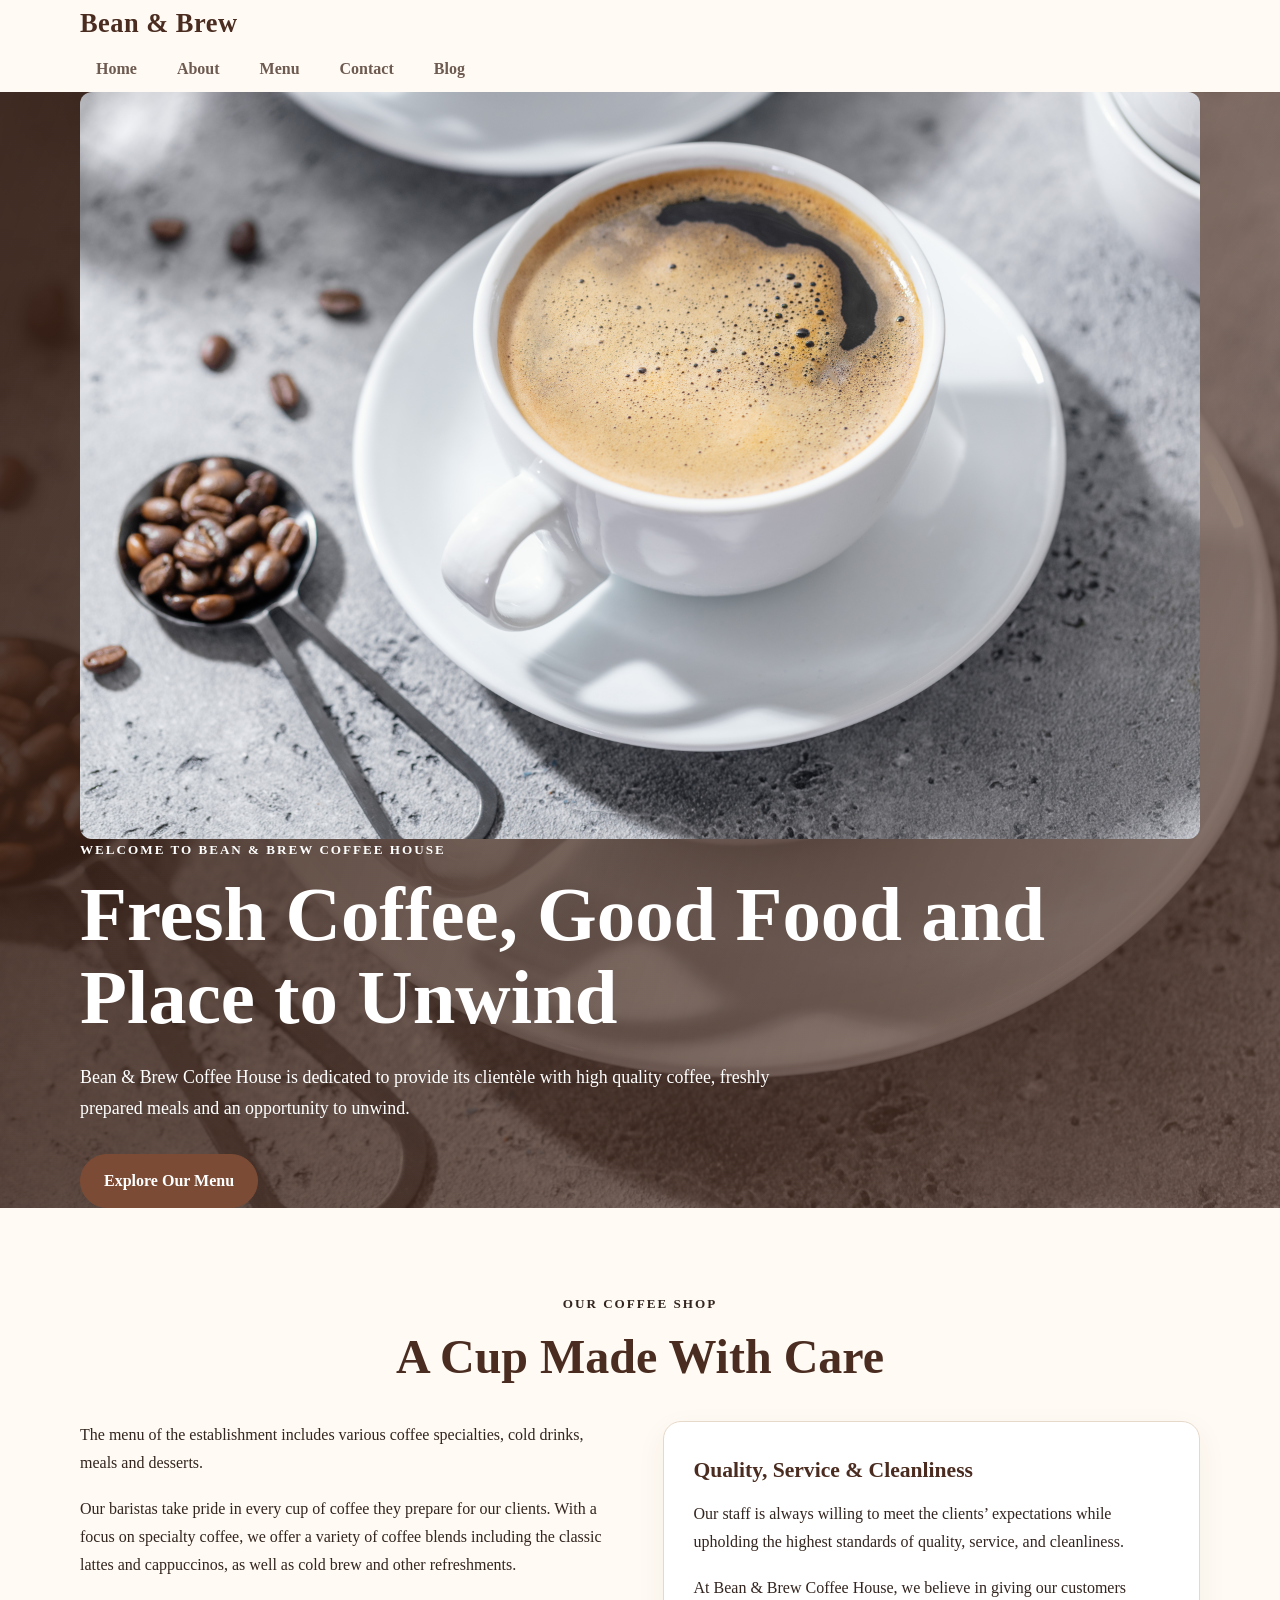
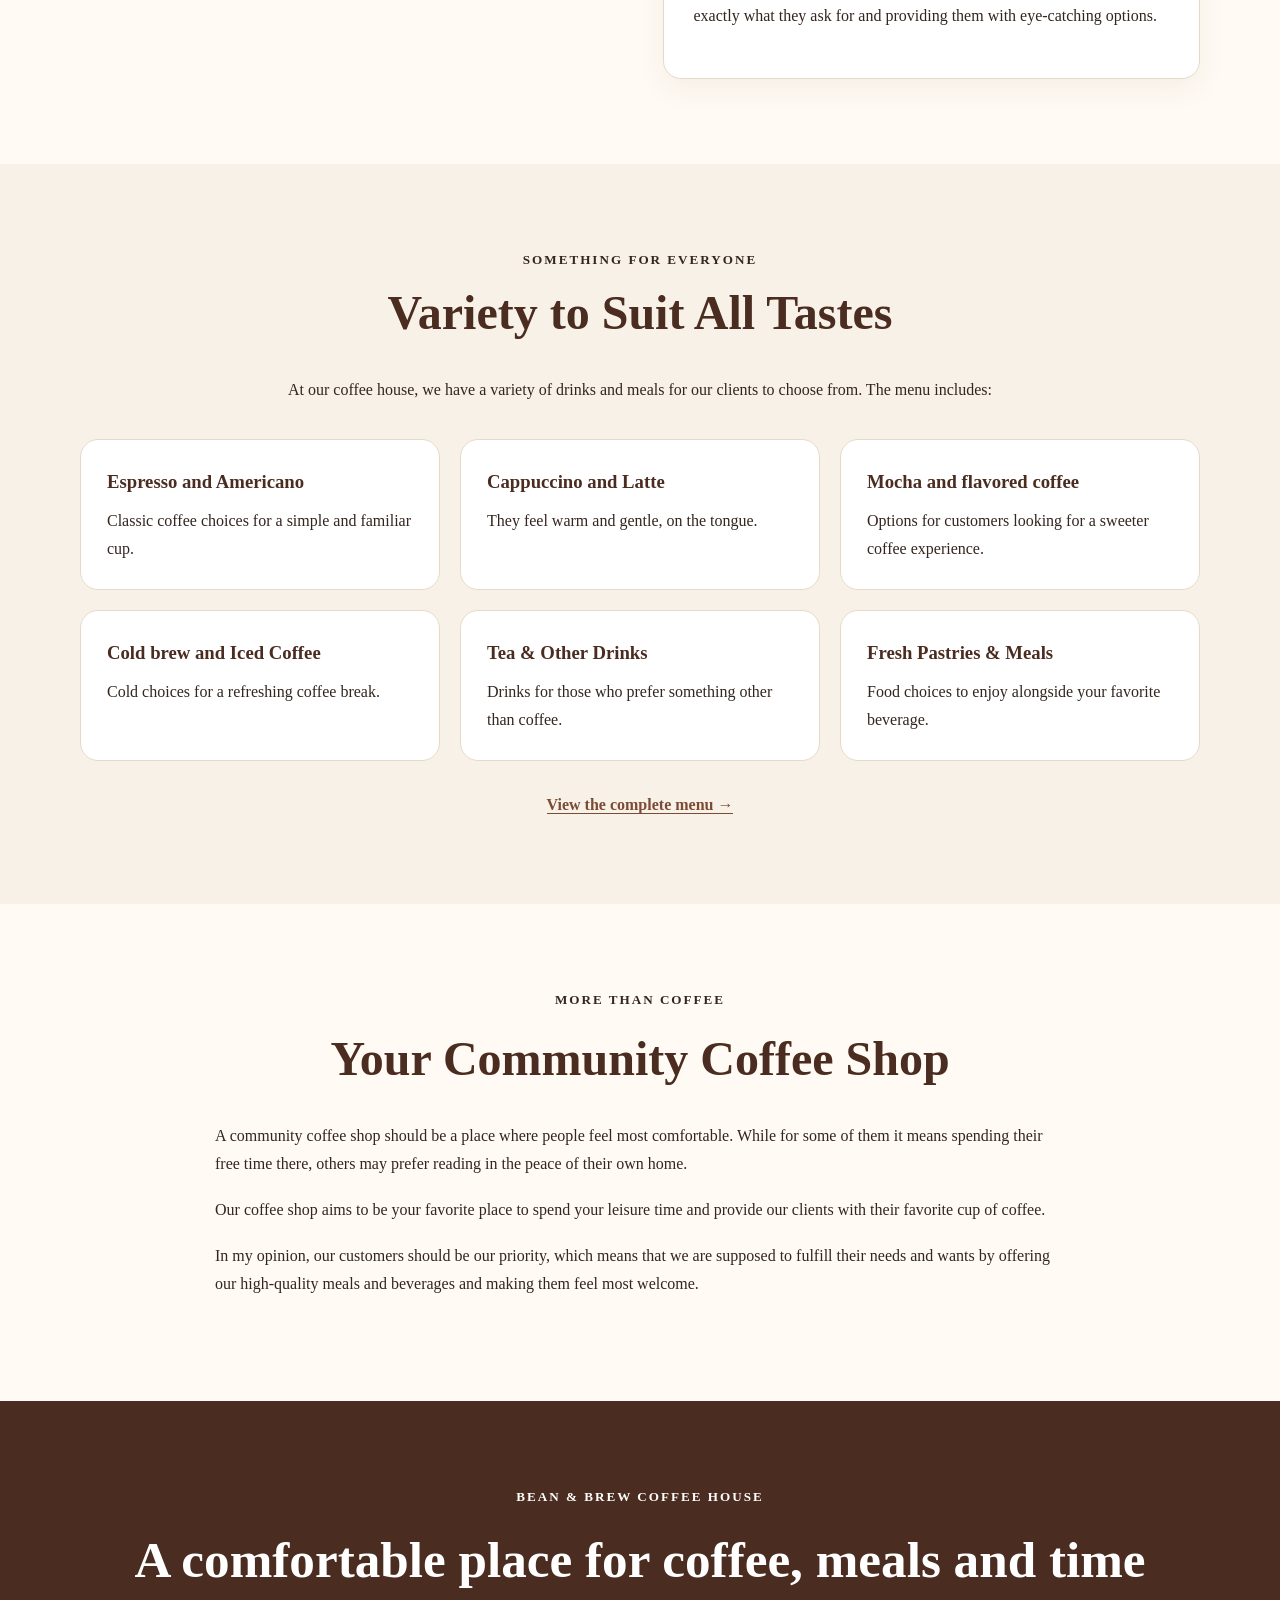
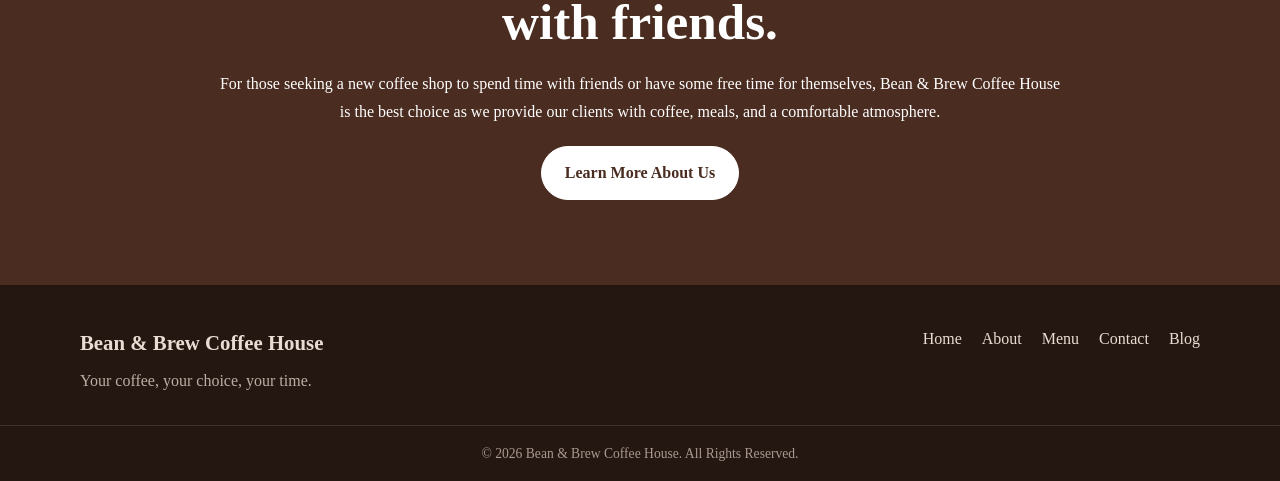
<file: index.html>
<!DOCTYPE html>
<html lang="en">
<head>
<meta charset="UTF-8">
<meta name="viewport" content="width=device-width, initial-scale=1.0">
<title>Bean &amp; Brew Coffee House | Coffee Shop</title>
<meta name="description" content="Bean & Brew Coffee House offers coffee, cold beverages, tea, pastries, snacks and meals in a comfortable setting.">
<link rel="stylesheet" href="css/style.css">
</head>
<body>
<header>
    <div class="container nav-container">
        <a href="index.html" class="logo">Bean & Brew</a>

        <input type="checkbox" id="menu-toggle">

        <label for="menu-toggle" class="hamburger">
            <span></span>
            <span></span>
            <span></span>
        </label>

        <nav>
            <a href="index.html">Home</a>
            <a href="about.html">About</a>
            <a href="menu.html">Menu</a>
            <a href="contact.html">Contact</a>
            <a href="blog.html">Blog</a>
        </nav>
    </div>
</header>

<main>
<section class="hero">
  <div class="hero-overlay"></div>
  <div class="container hero-content">
<img src="images/cup-coffee-table-grey-background.jpg" 
     alt="Iced coffee at Bean & Brew Coffee House">


    <p class="eyebrow">Welcome to Bean &amp; Brew Coffee House</p>
    <h1>Fresh Coffee, Good Food and Place to Unwind</h1>
    <p>Bean &amp; Brew Coffee House is dedicated to provide its clientèle with high quality coffee, freshly prepared meals and an opportunity to unwind.</p>
    <a class="btn" href="menu.html">Explore Our Menu</a>
  </div>  
</section>

<section class="section">
<div class="container">
  <div class="section-heading">
    <p class="eyebrow">Our Coffee Shop</p>
    <h2>A Cup Made With Care</h2>
  </div>
  <div class="two-column">
    <div>
      <p>The menu of the establishment includes various coffee specialties, cold drinks, meals and desserts.</p>
      <p>Our baristas take pride in every cup of coffee they prepare for our clients. With a focus on specialty coffee, we offer a variety of coffee blends including the classic lattes and cappuccinos, as well as cold brew and other refreshments.</p>
    </div>
    <div class="highlight-box">
      <h3>Quality, Service &amp; Cleanliness</h3>
      <p>Our staff is always willing to meet the clients’ expectations while upholding the highest standards of quality, service, and cleanliness.</p>
      <p>At Bean &amp; Brew Coffee House, we believe in giving our customers exactly what they ask for and providing them with eye-catching options.</p>
    </div>
  </div>
</div>
</section>

<section class="section section-alt">
<div class="container">
  <div class="section-heading">
    <p class="eyebrow">Something for Everyone</p>
    <h2>Variety to Suit All Tastes</h2>
  </div>
  <p class="intro-text">At our coffee house, we have a variety of drinks and meals for our clients to choose from. The menu includes:</p>
  <div class="grid">
    <div class="card"><h3>Espresso and Americano</h3><p>Classic coffee choices for a simple and familiar cup.</p></div>
    <div class="card"><h3>Cappuccino and Latte</h3><p>They feel warm and gentle, on the tongue.</p></div>
    <div class="card"><h3>Mocha and flavored coffee</h3><p>Options for customers looking for a sweeter coffee experience.</p></div>
    <div class="card"><h3>Cold brew and Iced Coffee</h3><p>Cold choices for a refreshing coffee break.</p></div>
    <div class="card"><h3>Tea &amp; Other Drinks</h3><p>Drinks for those who prefer something other than coffee.</p></div>
    <div class="card"><h3>Fresh Pastries &amp; Meals</h3><p>Food choices to enjoy alongside your favorite beverage.</p></div>
  </div>
  <p class="center"><a class="text-link" href="menu.html">View the complete menu →</a></p>
</div>
</section>

<section class="section">
<div class="container narrow">
  <div class="section-heading">
    <p class="eyebrow">More Than Coffee</p>
    <h2>Your Community Coffee Shop</h2>
  </div>
  <p>A community coffee shop should be a place where people feel most comfortable. While for some of them it means spending their free time there, others may prefer reading in the peace of their own home.</p>
  <p>Our coffee shop aims to be your favorite place to spend your leisure time and provide our clients with their favorite cup of coffee.</p>
  <p>In my opinion, our customers should be our priority, which means that we are supposed to fulfill their needs and wants by offering our high-quality meals and beverages and making them feel most welcome.</p>
</div>
</section>

<section class="cta">
<div class="container">
  <p class="eyebrow">Bean &amp; Brew Coffee House</p>
  <h2>A comfortable place for coffee, meals and time with friends.</h2>
  <p>For those seeking a new coffee shop to spend time with friends or have some free time for themselves, Bean & Brew Coffee House is the best choice as we provide our clients with coffee, meals, and a comfortable atmosphere.</p>
  <a class="btn btn-light" href="about.html">Learn More About Us</a>
</div>
</section>
</main>
<footer>
    <div class="container footer-wrap">

        <div>
            <strong>Bean &amp; Brew Coffee House</strong>
            <p>Your coffee, your choice, your time.</p>
        </div>

        <div class="footer-links">
            <a href="index.html">Home</a>
            <a href="about.html">About</a>
            <a href="menu.html">Menu</a>
            <a href="contact.html">Contact</a>
            <a href="blog.html">Blog</a>
        </div>

    </div>

    <div class="copyright">
        &copy; 2026 Bean &amp; Brew Coffee House. All Rights Reserved.
    </div>
</footer>
</body>
</html>
</file>
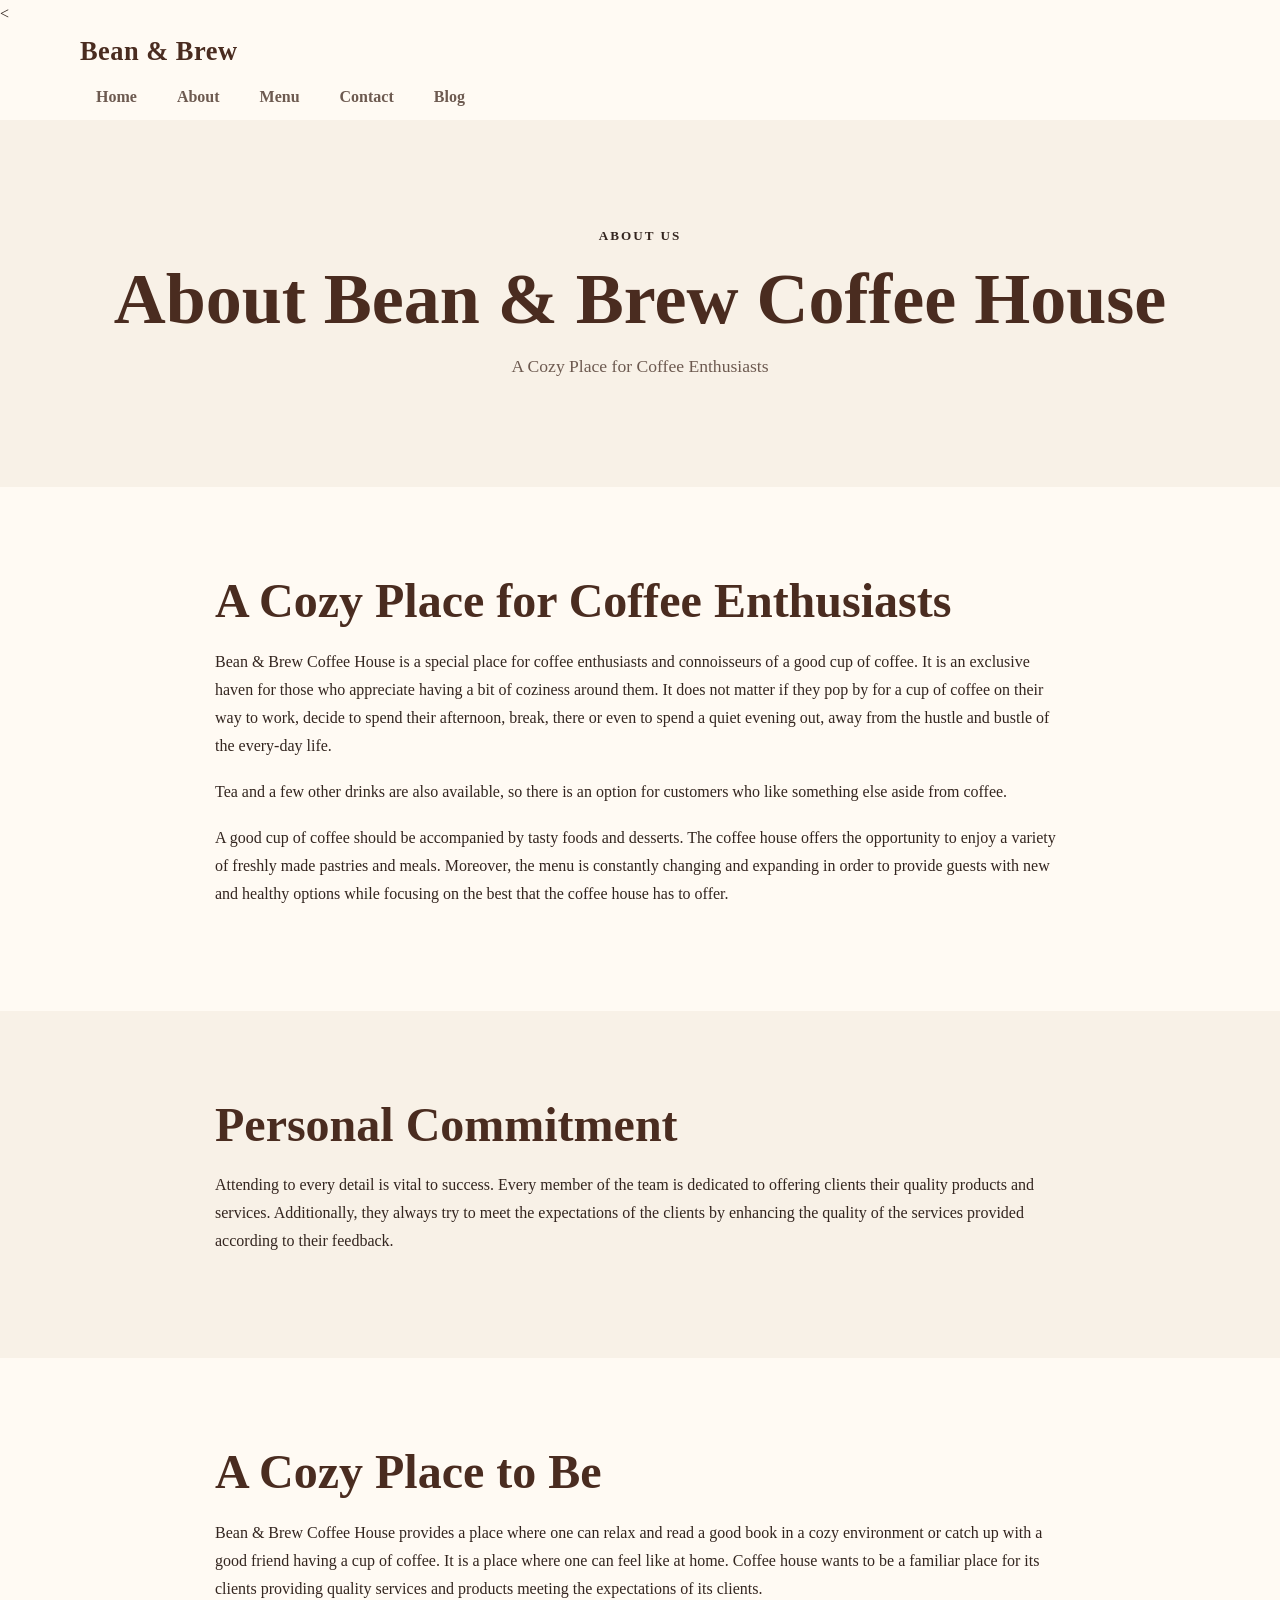
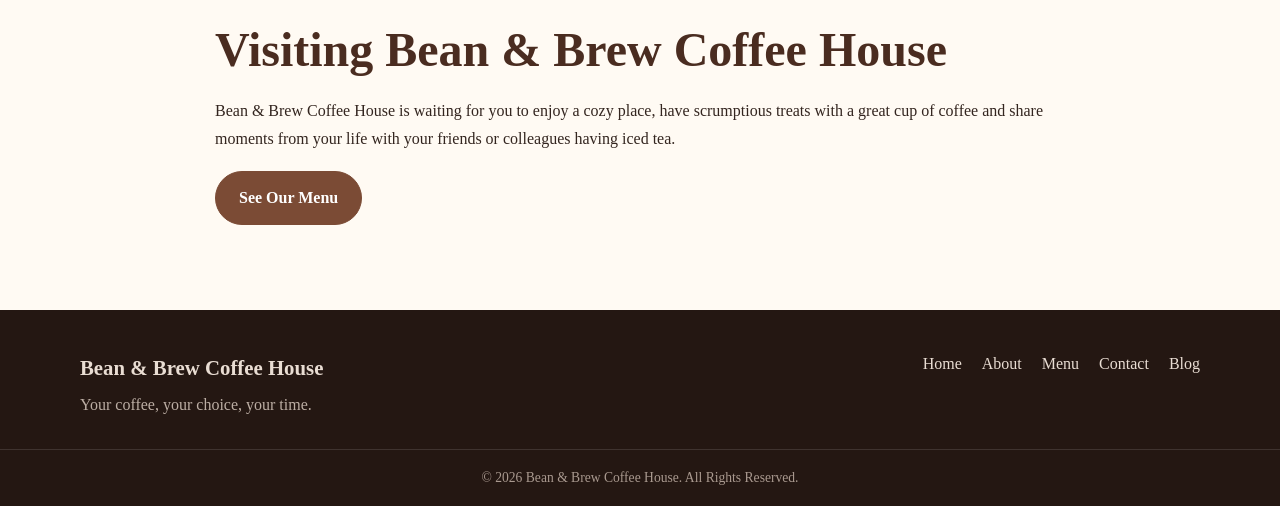
<file: about.html>
<!DOCTYPE html>
<html lang="en">
<head>
<meta charset="UTF-8">
<meta name="viewport" content="width=device-width, initial-scale=1.0">
<title>About Bean &amp; Brew Coffee House | Local Cafe</title>
<meta name="description" content="Learn about Bean & Brew Coffee House, a cozy coffee shop for coffee enthusiasts, food and relaxed moments.">
<link rel="stylesheet" href="css/style.css">
</head>
<body>
<<header>
    <div class="container nav-container">
        <a href="index.html" class="logo">Bean & Brew</a>

        <input type="checkbox" id="menu-toggle">

        <label for="menu-toggle" class="hamburger">
            <span></span>
            <span></span>
            <span></span>
        </label>

        <nav>
            <a href="index.html">Home</a>
            <a href="about.html">About</a>
            <a href="menu.html">Menu</a>
            <a href="contact.html">Contact</a>
            <a href="blog.html">Blog</a>
        </nav>
    </div>
</header>
<main>
<section class="page-hero"><div class="container"><p class="eyebrow">About Us</p><h1>About Bean &amp; Brew Coffee House</h1><p>A Cozy Place for Coffee Enthusiasts</p></div></section>
<section class="section"><div class="container narrow">
<h2>A Cozy Place for Coffee Enthusiasts</h2>
<p>Bean &amp; Brew Coffee House is a special place for coffee enthusiasts and connoisseurs of a good cup of coffee. It is an exclusive haven for those who appreciate having a bit of coziness around them. It does not matter if they pop by for a cup of coffee on their way to work, decide to spend their afternoon, break, there or even to spend a quiet evening out, away from the hustle and bustle of the every-day life.</p>
<p>Tea and a few other drinks are also available, so there is an option for customers who like something else aside from coffee.</p>
<p>A good cup of coffee should be accompanied by tasty foods and desserts. The coffee house offers the opportunity to enjoy a variety of freshly made pastries and meals. Moreover, the menu is constantly changing and expanding in order to provide guests with new and healthy options while focusing on the best that the coffee house has to offer.</p>
</div></section>
<section class="section section-alt"><div class="container narrow">
<h2>Personal Commitment</h2>
<p>Attending to every detail is vital to success. Every member of the team is dedicated to offering clients their quality products and services. Additionally, they always try to meet the expectations of the clients by enhancing the quality of the services provided according to their feedback.</p>
</div></section>
<section class="section"><div class="container narrow">
<h2>A Cozy Place to Be</h2>
<p>Bean &amp; Brew Coffee House provides a place where one can relax and read a good book in a cozy environment or catch up with a good friend having a cup of coffee. It is a place where one can feel like at home. Coffee house wants to be a familiar place for its clients providing quality services and products meeting the expectations of its clients.</p>
<h2>Visiting Bean &amp; Brew Coffee House</h2>
<p>Bean &amp; Brew Coffee House is waiting for you to enjoy a cozy place, have scrumptious treats with a great cup of coffee and share moments from your life with your friends or colleagues having iced tea.</p>
<a class="btn" href="menu.html">See Our Menu</a>
</div></section>
</main>
<footer><div class="container footer-wrap"><div><strong>Bean &amp; Brew Coffee House</strong><p>Your coffee, your choice, your time.</p></div><div class="footer-links"><a href="index.html">Home</a><a href="about.html">About</a><a href="menu.html">Menu<a href="contact.html">Contact</a>
            <a href="blog.html">Blog</a></a></div></div><div class="copyright">© 2026 Bean &amp; Brew Coffee House. All Rights Reserved.</div></footer>
</body>
</html>
</file>
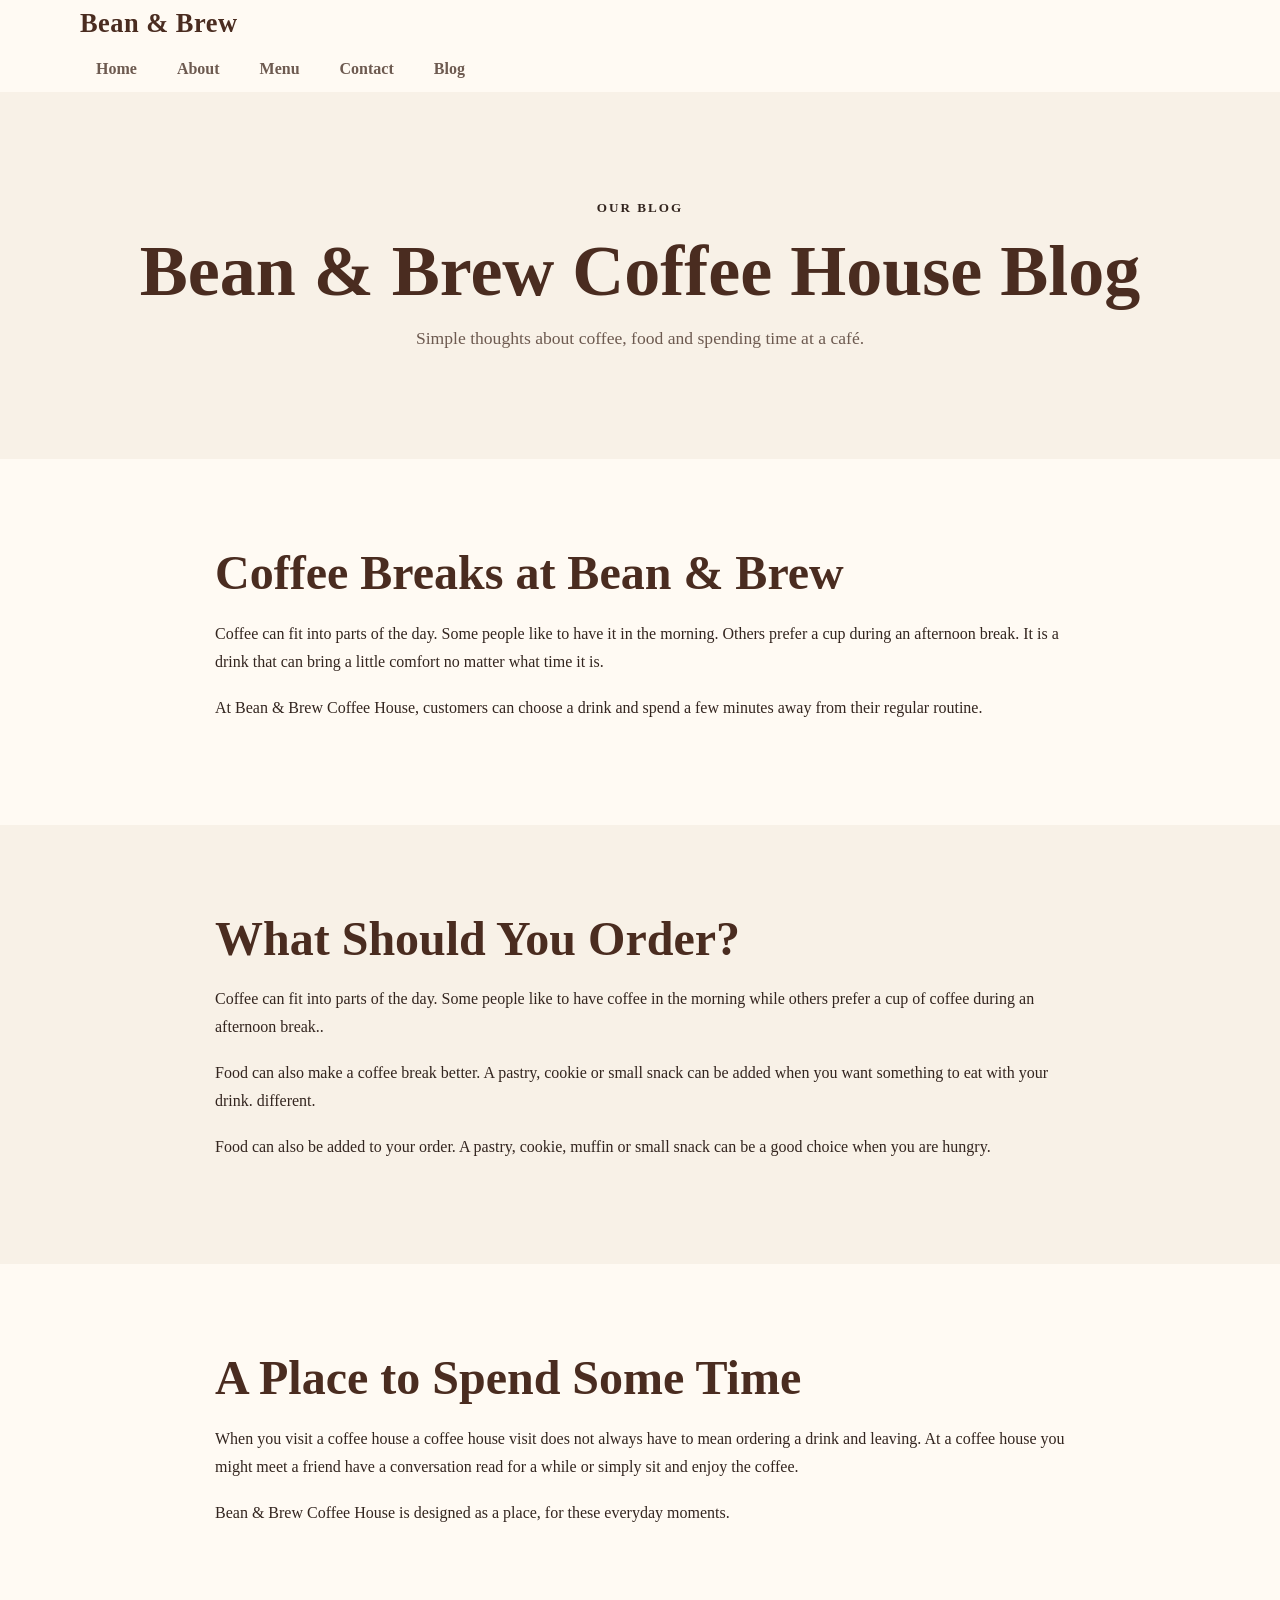
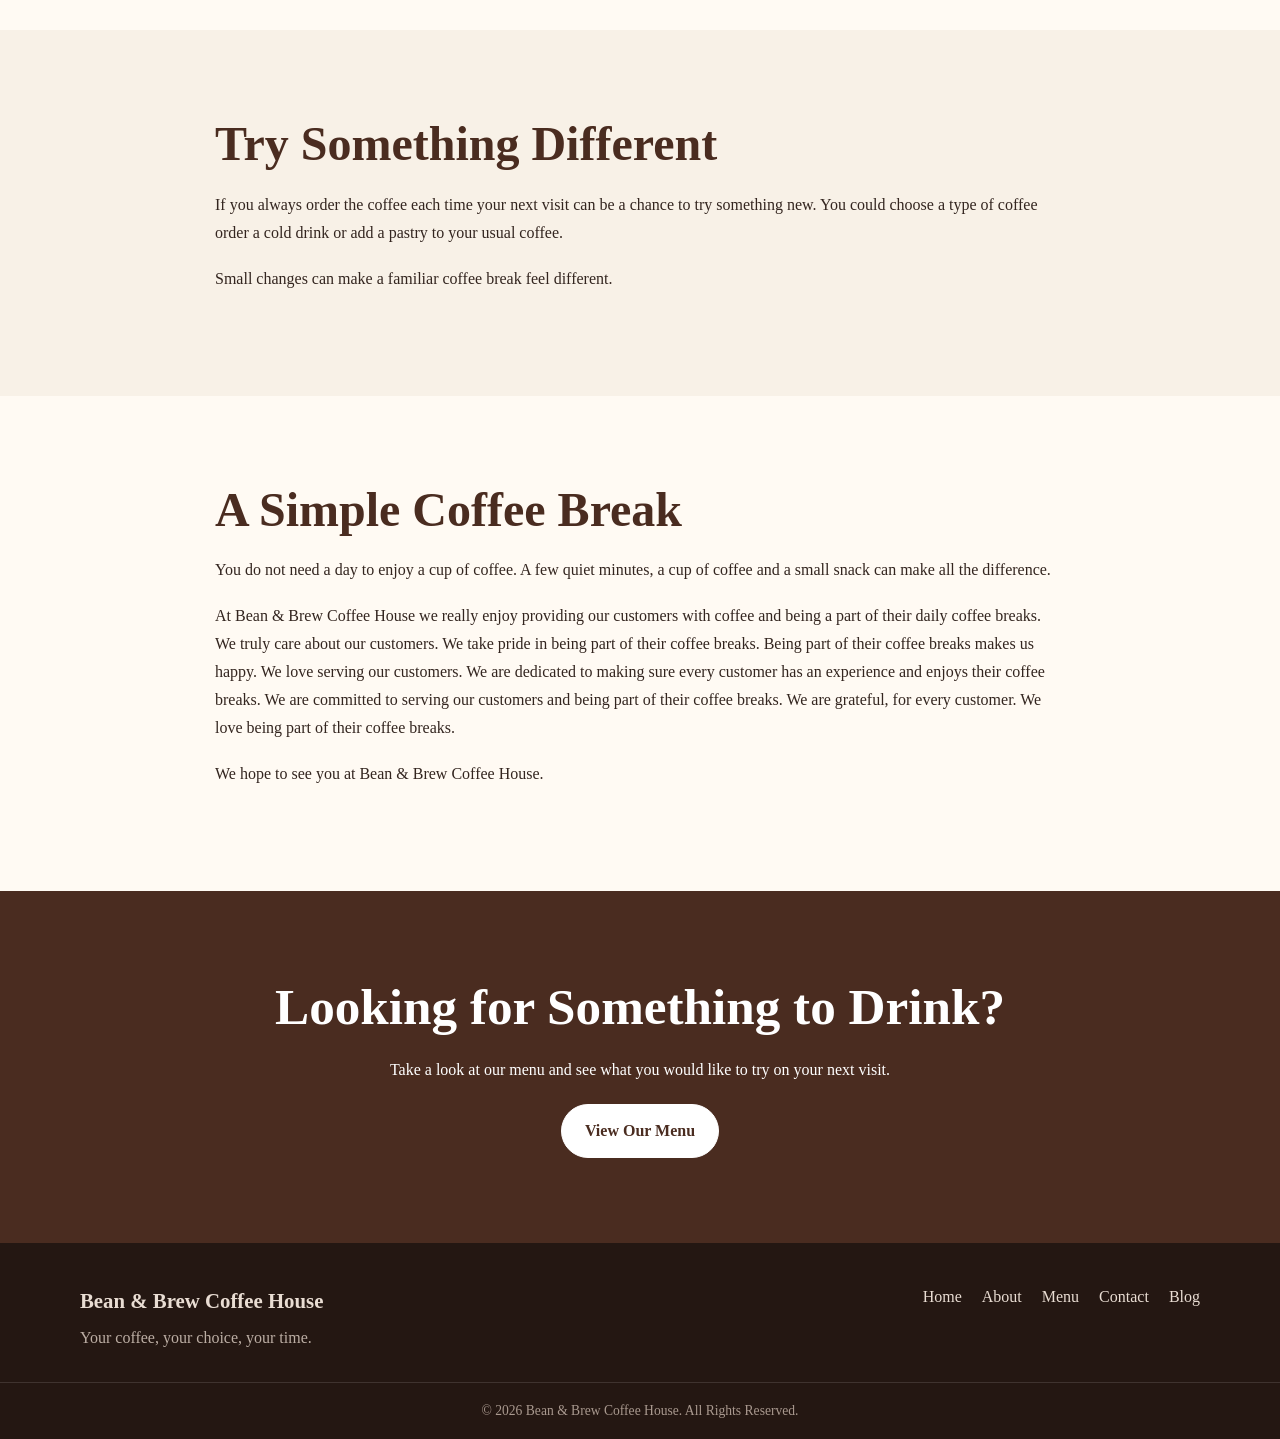
<file: blog.html>
<!DOCTYPE html>
<html lang="en">
<head>
    <meta charset="UTF-8">
    <meta name="viewport" content="width=device-width, initial-scale=1.0">

    <title>Bean &amp; Brew Coffee House Blog | Coffee Shop Blog</title>

    <meta name="description" content="Read the Bean & Brew Coffee House blog for simple ideas about coffee, café visits, drinks, snacks and everyday coffee breaks.">

    <link rel="stylesheet" href="css/style.css">
</head>

<body>

    <!-- Header -->
    <header>
    <div class="container nav-container">
        <a href="index.html" class="logo">Bean & Brew</a>

        <input type="checkbox" id="menu-toggle">

        <label for="menu-toggle" class="hamburger">
            <span></span>
            <span></span>
            <span></span>
        </label>

        <nav>
            <a href="index.html">Home</a>
            <a href="about.html">About</a>
            <a href="menu.html">Menu</a>
            <a href="contact.html">Contact</a>
            <a href="blog.html">Blog</a>
        </nav>
    </div>
</header>


    <!-- Blog Hero -->
    <section class="page-hero">
        <div class="container">

            <p class="eyebrow">Our Blog</p>

            <h1>Bean &amp; Brew Coffee House Blog</h1>

            <p>
                Simple thoughts about coffee, food and spending time at a café.
            </p>

        </div>
    </section>


    <!-- Blog Content -->
    <main>

        <section class="section">
            <div class="container narrow">

                <h2>Coffee Breaks at Bean &amp; Brew</h2>

                <p>
                    Coffee can fit into parts of the day. Some people like to have it in the morning. Others prefer a cup during an afternoon break. It is a drink that can bring a little comfort no matter what time it is.
                </p>

                <p>
                    At Bean &amp; Brew Coffee House, customers can choose a
                    drink and spend a few minutes away from their regular
                    routine.
                </p>

            </div>
        </section>


        <section class="section section-alt">
            <div class="container narrow">

                <h2>What Should You Order?</h2>

                <p>
                    Coffee can fit into parts of the day. Some people like to have coffee in the morning while others prefer a cup of coffee during an afternoon break..
                </p>

                <p>
                    Food can also make a coffee break better. A pastry, cookie or small snack can be added when you want something to eat with your drink.
                    different.
                </p>

                <p>
                    Food can also be added to your order. A pastry, cookie,
                    muffin or small snack can be a good choice when you are
                    hungry.
                </p>

            </div>
        </section>


        <section class="section">
            <div class="container narrow">

                <h2>A Place to Spend Some Time</h2>

                <p>
                    When you visit a coffee house a coffee house visit does not always have to mean ordering a drink and leaving. At a coffee house you might meet a friend have a conversation read for a while or simply sit and enjoy the coffee.
                </p>

                <p>
                    Bean & Brew Coffee House is designed as a place, for these everyday moments.
                </p>

            </div>
        </section>


        <section class="section section-alt">
            <div class="container narrow">

                <h2>Try Something Different</h2>

                <p>
                    If you always order the coffee each time your next visit can be a chance to try something new. You could choose a type of coffee order a cold drink or add a pastry to your usual coffee.
                </p>

                <p>
                    Small changes can make a familiar coffee break feel different.
                </p>

            </div>
        </section>


        <section class="section">
            <div class="container narrow">

                <h2>A Simple Coffee Break</h2>

                <p>
                    You do not need a day to enjoy a cup of coffee. A few quiet minutes, a cup of coffee and a small snack can make all the difference.


                </p>

                <p>
                    At Bean & Brew Coffee House we really enjoy providing our customers with coffee and being a part of their daily coffee breaks. We truly care about our customers. We take pride in being part of their coffee breaks. Being part of their coffee breaks makes us happy. We love serving our customers. We are dedicated to making sure every customer has an experience and enjoys their coffee breaks. We are committed to serving our customers and being part of their coffee breaks. We are grateful, for every customer. We love being part of their coffee breaks.
                </p>

                <p>
                    We hope to see you at Bean &amp; Brew Coffee House.
                </p>

            </div>
        </section>


        <!-- Blog CTA -->
        <section class="cta">
            <div class="container">

                <h2>Looking for Something to Drink?</h2>

                <p>
                    Take a look at our menu and see what you would like to try
                    on your next visit.
                </p>

                <a class="btn btn-light" href="menu.html">
                    View Our Menu
                </a>

            </div>
        </section>

    </main>


    <!-- Footer -->
    <footer>
        <div class="container footer-wrap">

            <div>
                <strong>Bean &amp; Brew Coffee House</strong>
                <p>Your coffee, your choice, your time.</p>
            </div>

            <div class="footer-links">
                <a href="index.html">Home</a>
                <a href="about.html">About</a>
                <a href="menu.html">Menu</a>
                <a href="contact.html">Contact</a>
                <a href="blog.html">Blog</a>
            </div>

        </div>

        <div class="copyright">
            &copy; 2026 Bean &amp; Brew Coffee House. All Rights Reserved.
        </div>
    </footer>


</body>
</html>
</file>
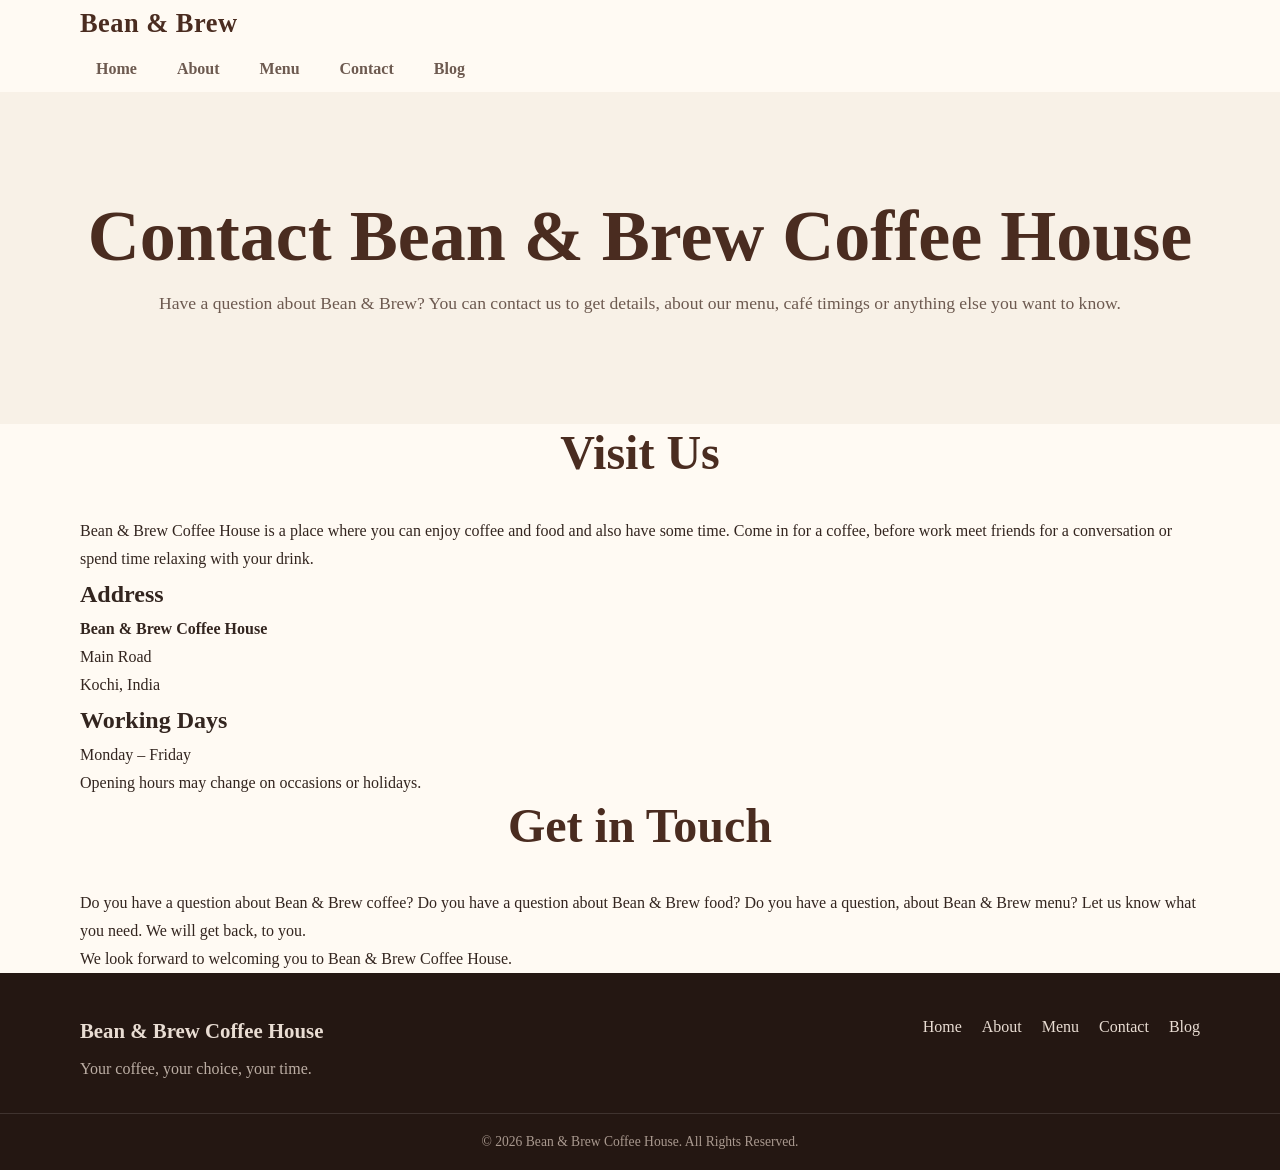
<file: contact.html>
<!DOCTYPE html>
<html lang="en">
<head>
    <meta charset="UTF-8">
    <meta name="viewport" content="width=device-width, initial-scale=1.0">

    <title>Contact Bean & Brew Coffee House | Café Contact</title>

    <meta name="description" content="Contact Bean & Brew Coffee House in Kochi for information about our menu, café timings, food and coffee.">

    <link rel="stylesheet" href="css/style.css">
</head>

<body>

    <!-- Header -->
    <header>
    <div class="container nav-container">
        <a href="index.html" class="logo">Bean & Brew</a>

        <input type="checkbox" id="menu-toggle">

        <label for="menu-toggle" class="hamburger">
            <span></span>
            <span></span>
            <span></span>
        </label>

        <nav>
            <a href="index.html">Home</a>
            <a href="about.html">About</a>
            <a href="menu.html">Menu</a>
            <a href="contact.html">Contact</a>
            <a href="blog.html">Blog</a>
        </nav>
    </div>
</header>


    <!-- Contact Hero -->
    <section class="page-hero">
        <div class="container">
            <h1>Contact Bean & Brew Coffee House</h1>
            <p>
                Have a question about Bean & Brew? You can contact us to get details, about our menu, café timings or anything else you want to know.
            </p>
        </div>
    </section>


    <!-- Contact Content -->
    <main>

        <section class="content-section">
            <div class="container">

                <div class="section-heading">
                    <h2>Visit Us</h2>
                </div>

                <p>
                    Bean & Brew Coffee House is a place where you can enjoy coffee and food and also have some time. Come in for a coffee, before work meet friends for a conversation or spend time relaxing with your drink.
                </p>

            </div>
        </section>


        <!-- Address -->
        <section class="content-section contact-details">
            <div class="container">

                <div class="contact-card">

                    <h2>Address</h2>

                    <p>
                        <strong>Bean & Brew Coffee House</strong>
                    </p>

                    <p>
                        Main Road
                    </p>

                    <p>
                        Kochi, India
                    </p>

                </div>


                <!-- Working Days -->
                <div class="contact-card">

                    <h2>Working Days</h2>

                    <p>
                        Monday – Friday
                    </p>

                    <p>
                        Opening hours may change on occasions or holidays.
                    </p>

                </div>

            </div>
        </section>


        <!-- Get in Touch -->
        <section class="content-section">
            <div class="container">

                <div class="section-heading">
                    <h2>Get in Touch</h2>
                </div>

                <p>
                    Do you have a question about Bean & Brew coffee? 
                    Do you have a question about Bean & Brew food?
                    Do you have a question, about Bean & Brew menu? 
                    Let us know what you need. We will get back, to you.
                </p>

            </div>
        </section>


        <!-- Closing -->
        <section class="content-section">
            <div class="container">

                <p>
                    We look forward to welcoming you to Bean & Brew Coffee House.
                </p>

            </div>
        </section>

    </main>


    <!-- Footer -->
    <footer>
    <div class="container footer-wrap">

        <div>
            <strong>Bean &amp; Brew Coffee House</strong>
            <p>Your coffee, your choice, your time.</p>
        </div>

        <div class="footer-links">
            <a href="index.html">Home</a>
            <a href="about.html">About</a>
            <a href="menu.html">Menu</a>
            <a href="contact.html">Contact</a>
            <a href="blog.html">Blog</a>
        </div>

    </div>

    <div class="copyright">
        &copy; 2026 Bean &amp; Brew Coffee House. All Rights Reserved.
    </div>
</footer>
</file>
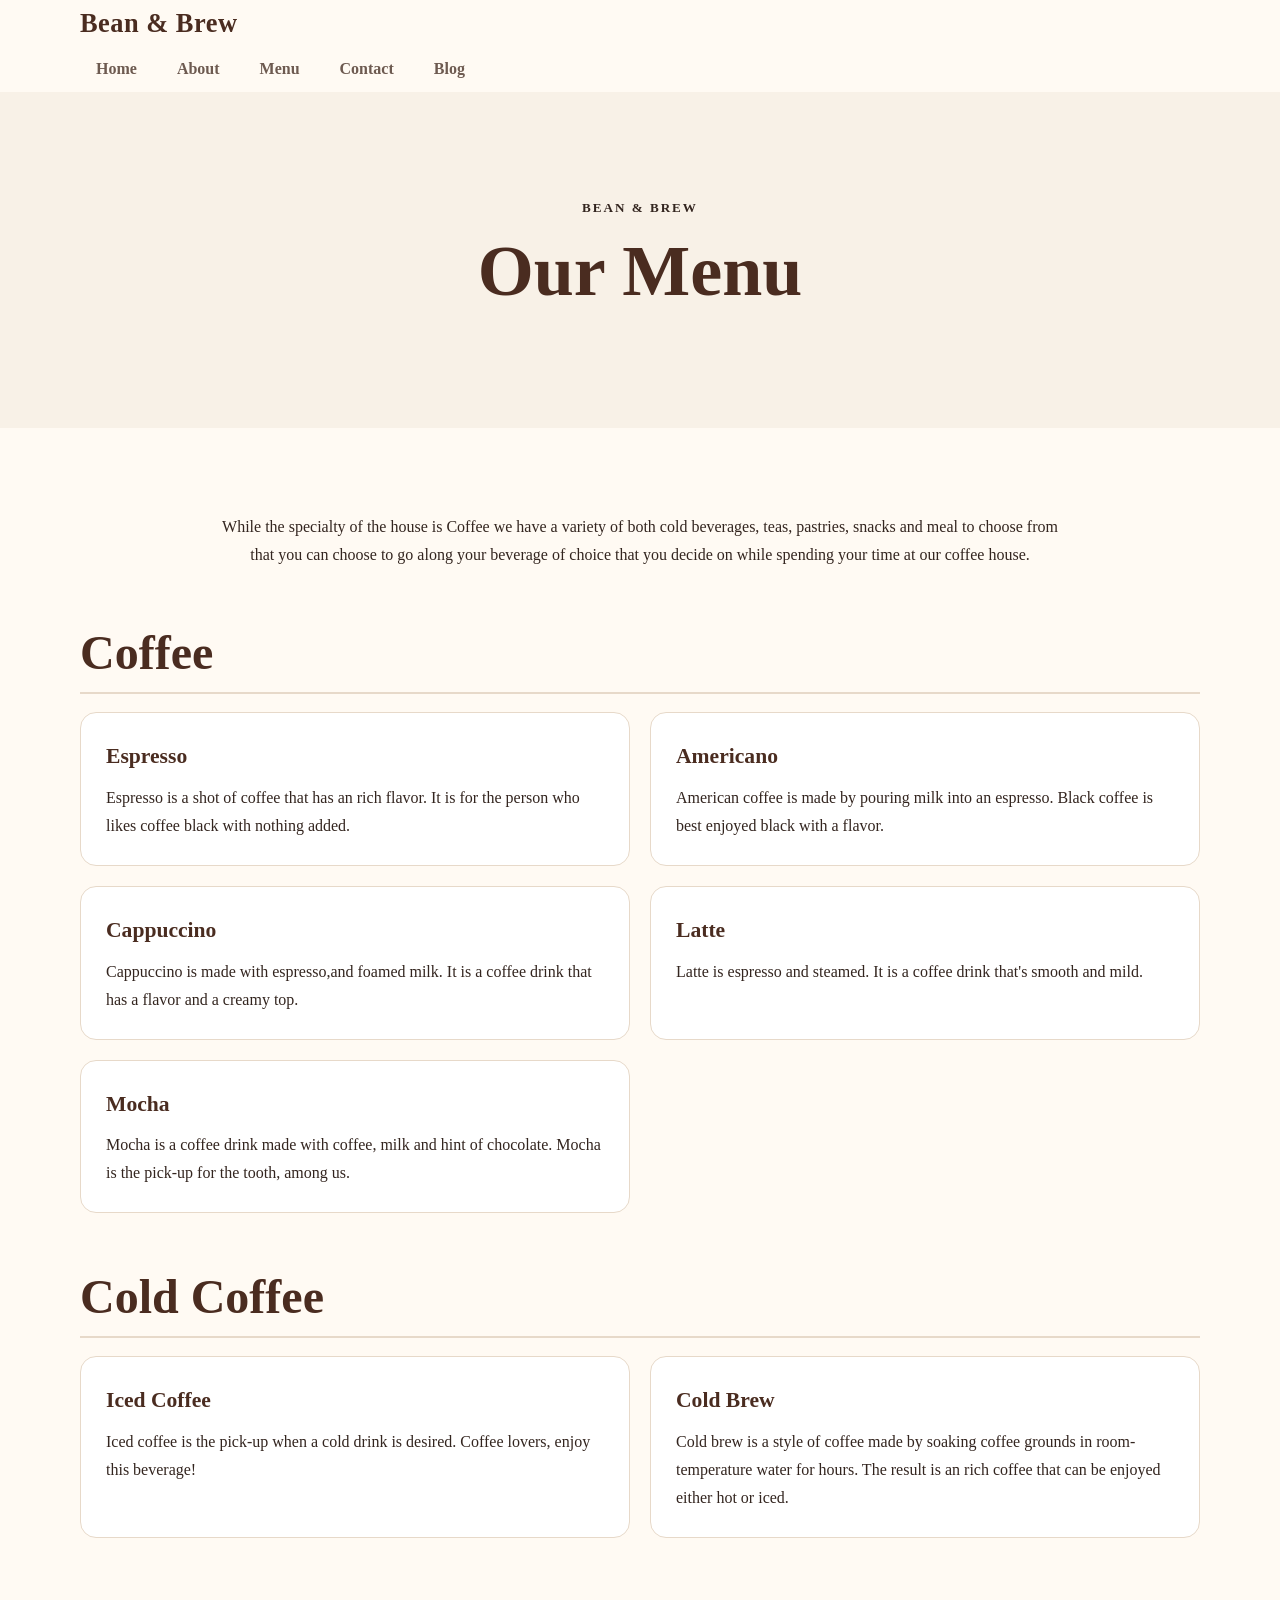
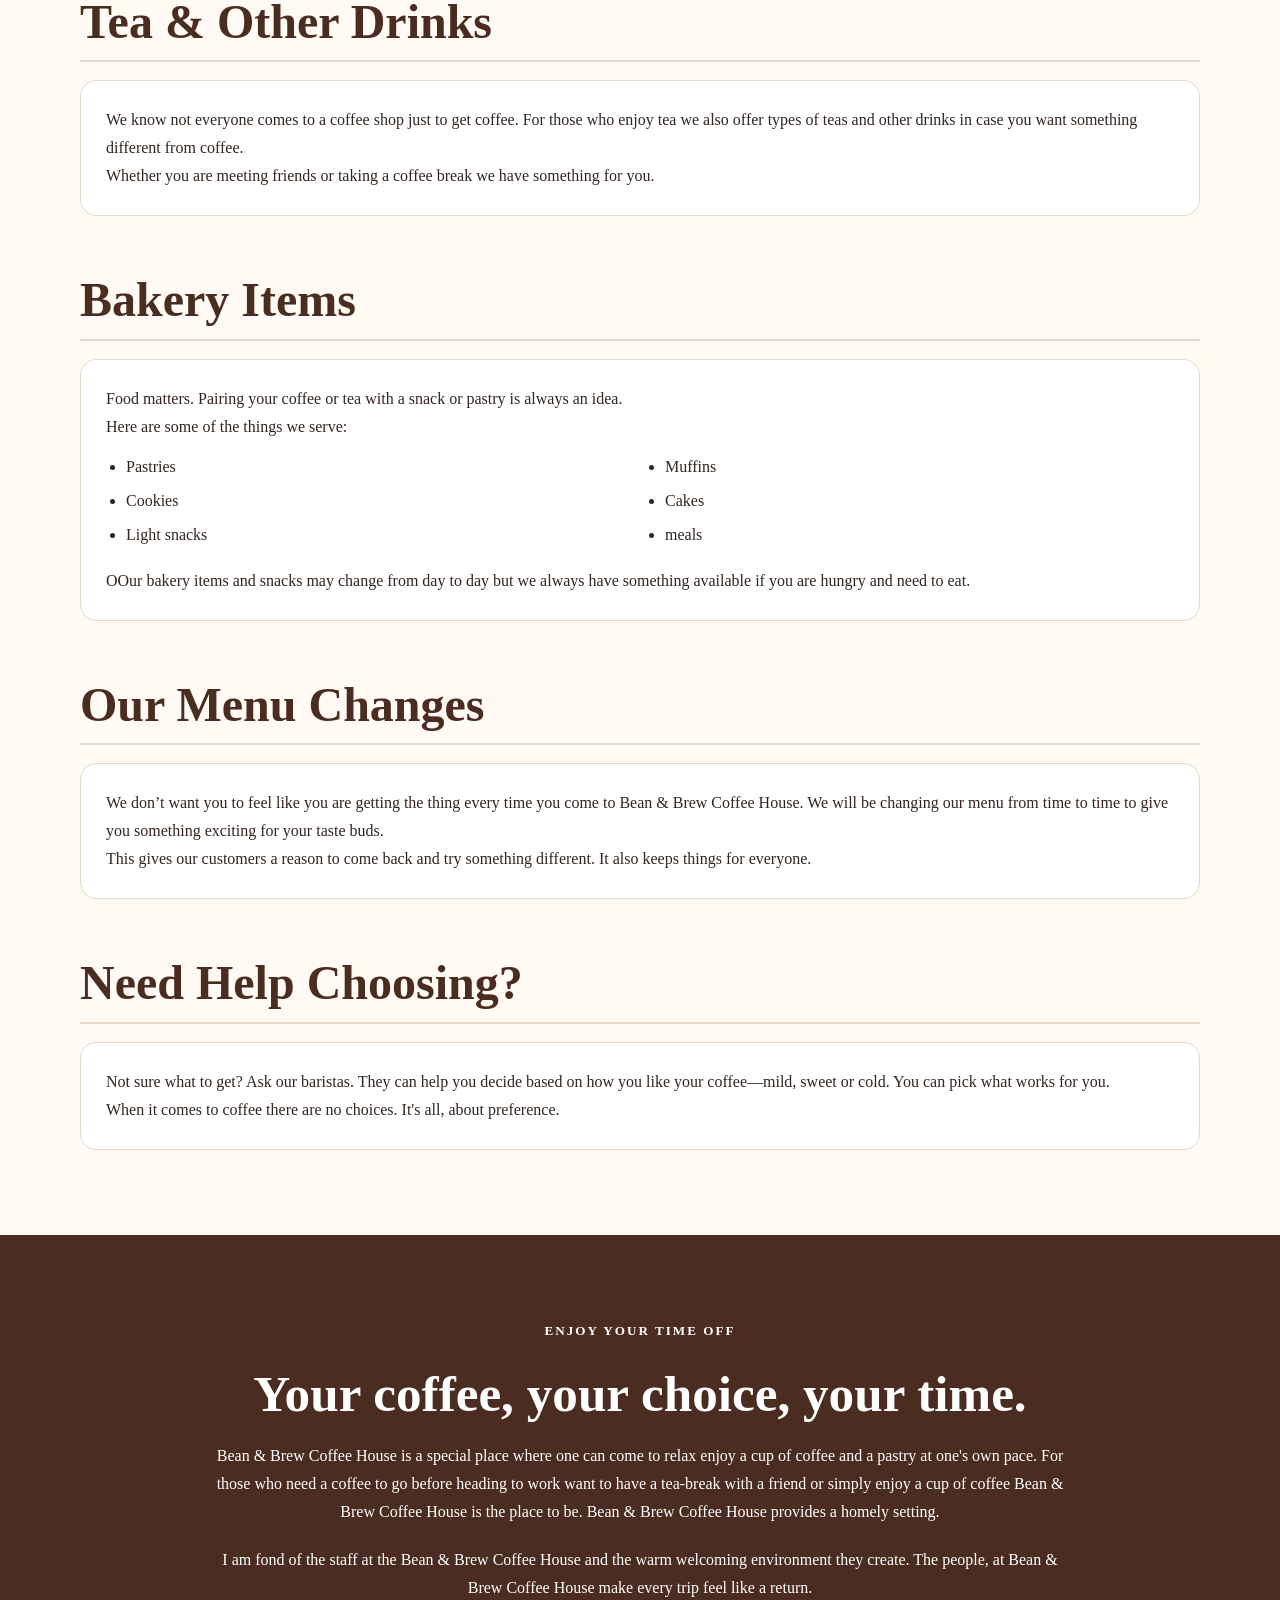
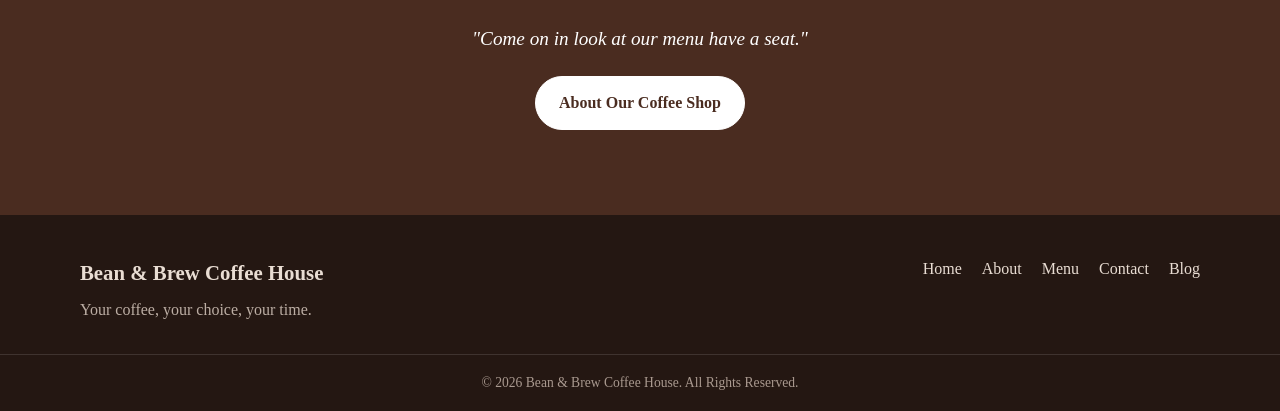
<file: menu.html>
<!DOCTYPE html>
<html lang="en">
<head>
<meta charset="UTF-8">
<meta name="viewport" content="width=device-width, initial-scale=1.0">
<title>Coffee Menu | Bean &amp; Brew Coffee House</title>
<meta name="description" content="Explore the Bean & Brew Coffee House menu with coffee, cold beverages, tea, pastries, snacks and meals.">
<link rel="stylesheet" href="css/style.css">
</head>
<body>
<header>
    <div class="container nav-container">
        <a href="index.html" class="logo">Bean & Brew</a>

        <input type="checkbox" id="menu-toggle">

        <label for="menu-toggle" class="hamburger">
            <span></span>
            <span></span>
            <span></span>
        </label>

        <nav>
            <a href="index.html">Home</a>
            <a href="about.html">About</a>
            <a href="menu.html">Menu</a>
            <a href="contact.html">Contact</a>
            <a href="blog.html">Blog</a>
        </nav>
    </div>
</header>
<main>
<section class="page-hero"><div class="container"><p class="eyebrow">Bean &amp; Brew</p><h1>Our Menu</h1></div></section>
<section class="section"><div class="container">
<p class="intro-text">While the specialty of the house is Coffee we have a variety of both cold beverages, teas, pastries, snacks and meal to choose from that you can choose to go along your beverage of choice that you decide on while spending your time at our coffee house.</p>
<div class="menu-section"><h2>Coffee</h2><div class="menu-grid">
<article class="menu-item"><h3>Espresso</h3><p>Espresso is a shot of coffee that has an rich flavor. It is for the person who likes coffee black with nothing added.</p></article>
<article class="menu-item"><h3>Americano</h3><p>American coffee is made by pouring milk into an espresso. Black coffee is best enjoyed black with a flavor.</p></article>
<article class="menu-item"><h3>Cappuccino</h3><p>Cappuccino is made with espresso,and foamed milk. It is a coffee drink that has a flavor and a creamy top.</p></article>
<article class="menu-item"><h3>Latte</h3><p>Latte is espresso and steamed. It is a coffee drink that's smooth and mild.</p></article>
<article class="menu-item"><h3>Mocha</h3><p>Mocha is a coffee drink made with coffee, milk and  hint of chocolate. Mocha is the pick‑up for the tooth, among us.</p></article>
</div></div>
<div class="menu-section"><h2>Cold Coffee</h2><div class="menu-grid">
<article class="menu-item"><h3>Iced Coffee</h3><p>Iced coffee is the pick‑up when a cold drink is desired. Coffee lovers, enjoy this beverage!</p></article>
<article class="menu-item"><h3>Cold Brew</h3><p>Cold brew is a style of coffee made by soaking coffee grounds in room-temperature water for hours. The result is an rich coffee that can be enjoyed either hot or iced.</p></article>
</div></div>
<div class="menu-section"><h2>Tea &amp; Other Drinks</h2><div class="menu-item single"><p>We know not everyone comes to a coffee shop just to get coffee. For those who enjoy tea we also offer types of teas and other drinks in case you want something different from coffee.</p><p>Whether you are meeting friends or taking a coffee break we have something for you.</p></div></div>
<div class="menu-section"><h2>Bakery Items</h2><div class="menu-item single"><p>Food matters. Pairing your coffee or tea with a snack or pastry is always an idea.</p><p>Here are some of the things we serve:</p><ul class="menu-list"><li>Pastries</li><li>Muffins</li><li>Cookies</li><li>Cakes</li><li>Light snacks</li><li>meals</li></ul><p>OOur bakery items and snacks may change from day to day but we always have something available if you are hungry and need to eat.</p></div></div>
<div class="menu-section"><h2>Our Menu Changes</h2><div class="menu-item single"><p>We don’t want you to feel like you are getting the thing every time you come to Bean & Brew Coffee House. We will be changing our menu from time to time to give you something exciting for your taste buds.</p><p>This gives our customers a reason to come back and try something different. It also keeps things for everyone.</p></div></div>
<div class="menu-section"><h2>Need Help Choosing?</h2><div class="menu-item single"><p>Not sure what to get? Ask our baristas. They can help you decide based on how you like your coffee—mild, sweet or cold. You can pick what works for you.</p><p>When it comes to coffee there are no choices. It's all, about preference.</p></div></div>
</div></section>
<section class="cta"><div class="container"><p class="eyebrow">Enjoy Your Time Off</p><h2>Your coffee, your choice, your time.</h2><p>Bean &amp; Brew Coffee House is a special place where one can come to relax enjoy a cup of coffee and a pastry at one's own pace. For those who need a coffee to go before heading to work want to have a tea-break with a friend or simply enjoy a cup of coffee Bean &amp; Brew Coffee House is the place to be. Bean &amp; Brew Coffee House provides a homely setting.</p><p>I am fond of the staff at the Bean &amp; Brew Coffee House and the warm welcoming environment they create. The people, at Bean &amp; Brew Coffee House make every trip feel like a return.</p><p class="quote">"Come on in look at our menu have a seat."</p><a class="btn btn-light" href="about.html">About Our Coffee Shop</a></div></section>
</main>
<footer><div class="container footer-wrap"><div><strong>Bean &amp; Brew Coffee House</strong><p>Your coffee, your choice, your time.</p></div><div class="footer-links"><a href="index.html">Home</a><a href="about.html">About</a><a href="menu.html">Menu<a href="contact.html">Contact</a>
            <a href="blog.html">Blog</a></a></div></div><div class="copyright">© 2026 Bean &amp; Brew Coffee House. All Rights Reserved.</div></footer>
</body>
</html>
</file>
<file: css/style.css>
*{box-sizing:border-box;margin:0;padding:0}
:root{--brown:#4a2c20;--coffee:#7b4b35;--cream:#f8f1e7;--light:#fffaf3;--text:#33251f;--muted:#6d5a50;--border:#e7d9c9}
html{scroll-behavior:smooth}
body{font-family:Georgia,"Times New Roman",serif;color:var(--text);background:var(--light);line-height:1.75}
a{color:inherit;text-decoration:none}
.container{width:min(1120px,92%);margin:auto}
.site-header{position:sticky;top:0;z-index:20;background:rgba(255,250,243,.97);border-bottom:1px solid var(--border);backdrop-filter:blur(8px)}
.nav-wrap{min-height:76px;display:flex;align-items:center;justify-content:space-between;gap:25px}
.logo{font-size:1.65rem;font-weight:bold;letter-spacing:.5px;color:var(--brown)}
nav{display:flex;gap:8px}
nav a{padding:9px 16px;border-radius:30px;color:var(--muted);font-weight:bold}
nav a:hover,nav a.active{background:var(--brown);color:#fff}
.hero{
    position:relative;
    min-height:650px;
    display:grid;
    place-items:center;
    background:linear-gradient(110deg,rgba(54,31,21,.9),rgba(92,57,39,.55)),
    url("../images/cup-coffee-table-grey-background.jpg") center/cover;
}cup-coffee-table-grey-background.jpg") center/cover}
.hero-content{position:relative;color:#fff;max-width:780px;padding:90px 0}
.eyebrow{text-transform:uppercase;letter-spacing:2px;font-size:.82rem;font-weight:bold;margin-bottom:12px}
.hero h1{font-size:clamp(2.5rem,6vw,5rem);line-height:1.08;margin-bottom:22px}
.hero p:not(.eyebrow){font-size:1.12rem;max-width:700px;margin-bottom:30px}
.btn{display:inline-block;background:var(--coffee);color:#fff;padding:12px 23px;border-radius:30px;font-weight:bold;border:1px solid var(--coffee);transition:.2s}
.btn:hover{transform:translateY(-2px);background:var(--brown)}
.btn-light{background:#fff;color:var(--brown);border-color:#fff}
.section{padding:85px 0}
.section-alt{background:var(--cream)}
.section-heading{text-align:center;max-width:760px;margin:0 auto 35px}
.section-heading h2,.section h2{font-size:clamp(2rem,4vw,3rem);line-height:1.2;color:var(--brown);margin-bottom:18px}
.two-column{display:grid;grid-template-columns:1fr 1fr;gap:45px;align-items:start}
.two-column p,.narrow p{margin-bottom:18px}
.highlight-box{padding:30px;background:#fff;border:1px solid var(--border);border-radius:18px;box-shadow:0 10px 30px rgba(74,44,32,.06)}
.highlight-box h3{font-size:1.35rem;color:var(--brown);margin-bottom:10px}
.grid{display:grid;grid-template-columns:repeat(3,1fr);gap:20px}
.card{background:#fff;border:1px solid var(--border);padding:26px;border-radius:18px;transition:.2s}
.card:hover{transform:translateY(-4px);box-shadow:0 12px 30px rgba(74,44,32,.09)}
.card h3{color:var(--brown);margin-bottom:8px}
.intro-text{max-width:850px;margin:0 auto 35px;text-align:center}
.center{text-align:center;margin-top:30px}
.text-link{font-weight:bold;color:var(--coffee);border-bottom:1px solid var(--coffee)}
.narrow{max-width:850px}
.cta{padding:85px 0;background:var(--brown);color:#fff;text-align:center}
.cta h2{font-size:clamp(2rem,4vw,3.2rem);line-height:1.2;margin-bottom:18px}
.cta p{max-width:850px;margin:0 auto 20px}
.page-hero{padding:105px 0;background:var(--cream);text-align:center}
.page-hero h1{font-size:clamp(2.5rem,6vw,4.5rem);line-height:1.1;color:var(--brown);margin-bottom:12px}
.page-hero p:last-child{font-size:1.1rem;color:var(--muted)}
.menu-section{margin-top:55px}
.menu-section>h2{border-bottom:2px solid var(--border);padding-bottom:10px}
.menu-grid{display:grid;grid-template-columns:repeat(2,1fr);gap:20px}
.menu-item{background:#fff;border:1px solid var(--border);border-radius:16px;padding:25px}
.menu-item.single{max-width:100%}
.menu-item h3{color:var(--brown);font-size:1.35rem;margin-bottom:8px}
.menu-list{display:grid;grid-template-columns:repeat(2,1fr);gap:6px 30px;margin:12px 0 18px;padding-left:20px}
.quote{font-style:italic;font-size:1.2rem}
footer{background:#241712;color:#e9ddd3;padding-top:40px}
.footer-wrap{display:flex;justify-content:space-between;gap:30px;padding-bottom:30px}
.footer-wrap strong{font-size:1.3rem}
.footer-wrap p{color:#bcaea4;margin-top:5px}
.footer-links{display:flex;gap:20px}
.footer-links a:hover{color:#fff}
.copyright{text-align:center;border-top:1px solid rgba(255,255,255,.12);padding:16px;font-size:.85rem;color:#a9998f}
@media(max-width:800px){.two-column,.grid,.menu-grid{grid-template-columns:1fr}.nav-wrap{min-height:68px}.logo{font-size:1.35rem}nav a{padding:7px 10px}.hero{min-height:570px}.section,.cta{padding:65px 0}.footer-wrap{flex-direction:column}.footer-links{flex-wrap:wrap}.menu-list{grid-template-columns:1fr}}
@media(max-width:480px){.nav-wrap{align-items:flex-start;padding:14px 0;flex-direction:column;gap:5px}nav{width:100%;justify-content:space-between}nav a{padding:6px 9px}.hero h1{font-size:2.35rem}.hero-content{padding:70px 0}}
img {
    max-width: 100%;
    height: auto;
    display: block;
    border-radius: 12px;
}
/* ============================= */
/* MOBILE HAMBURGER MENU */
/* ============================= */

/* Hamburger Menu */
#menu-toggle {
    display: none;
}

.hamburger {
    display: none;
    cursor: pointer;
    flex-direction: column;
    gap: 5px;
}

.hamburger span {
    width: 25px;
    height: 3px;
    background: #333;
    display: block;
}

/* Mobile Menu */
@media (max-width: 768px) {

    .nav-container {
        display: flex;
        align-items: center;
        justify-content: space-between;
    }

    .hamburger {
        display: flex;
    }

    nav {
        display: none;
        width: 100%;
        flex-direction: column;
        text-align: center;
    }

    #menu-toggle:checked ~ nav {
        display: flex;
    }

    nav a {
        padding: 12px;
        display: block;
    }
}

}
.hero .eyebrow,
.hero h1,
.hero p {
    color: #fff;
}
.hero .eyebrow,
.hero h1,
.hero p {
    color: #fff;
}
</file>
